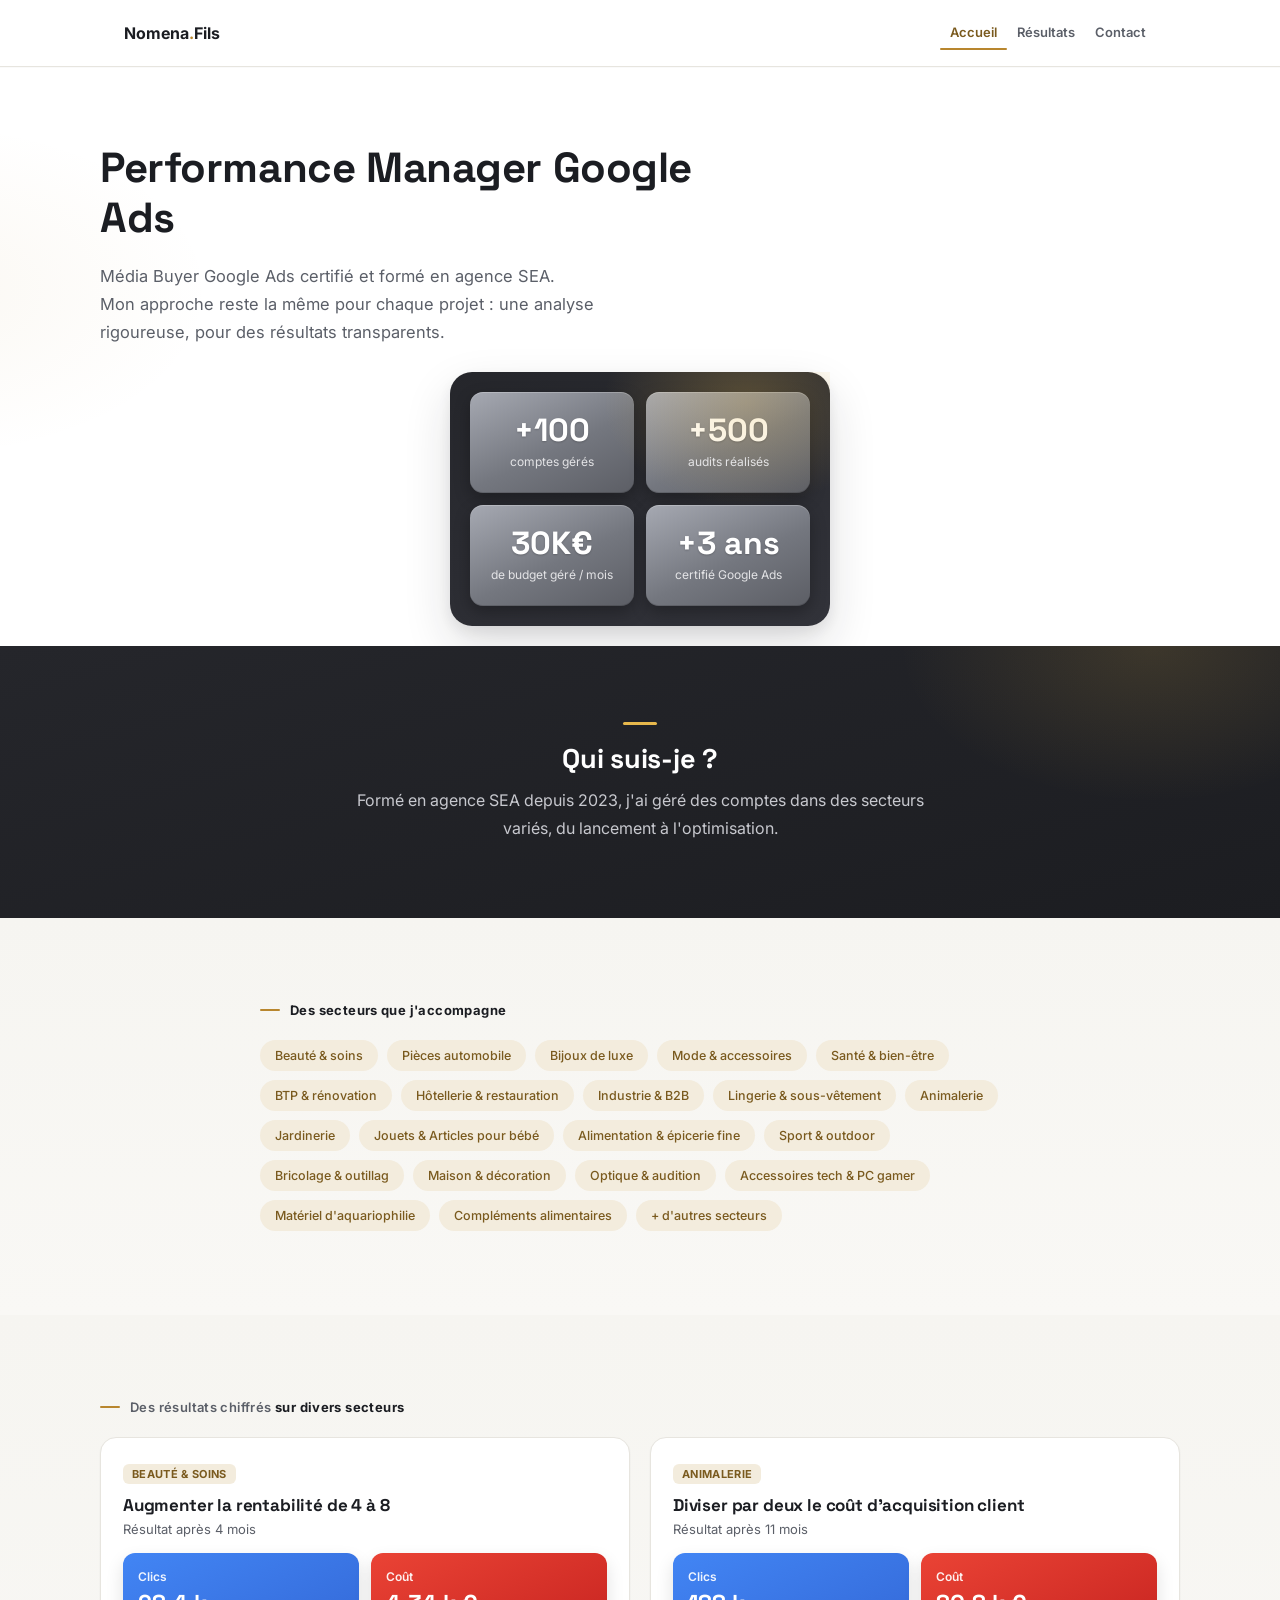
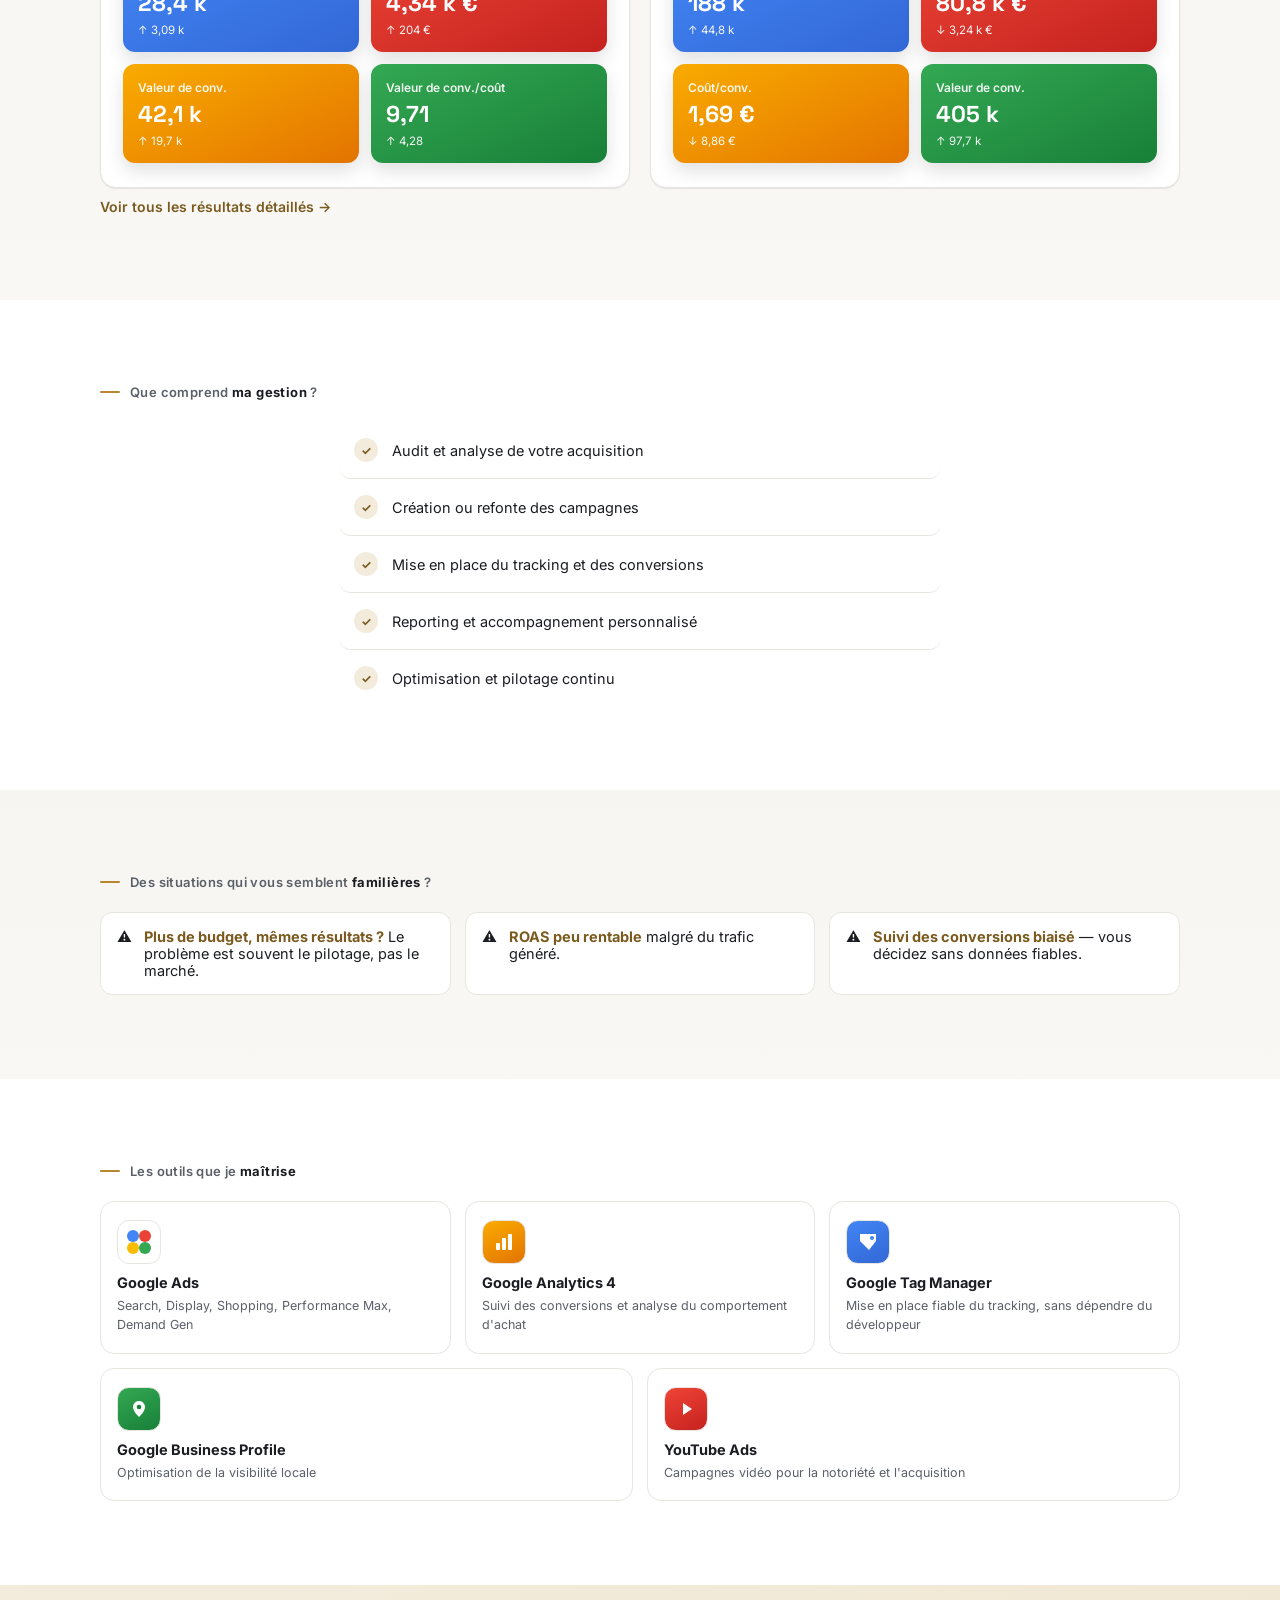
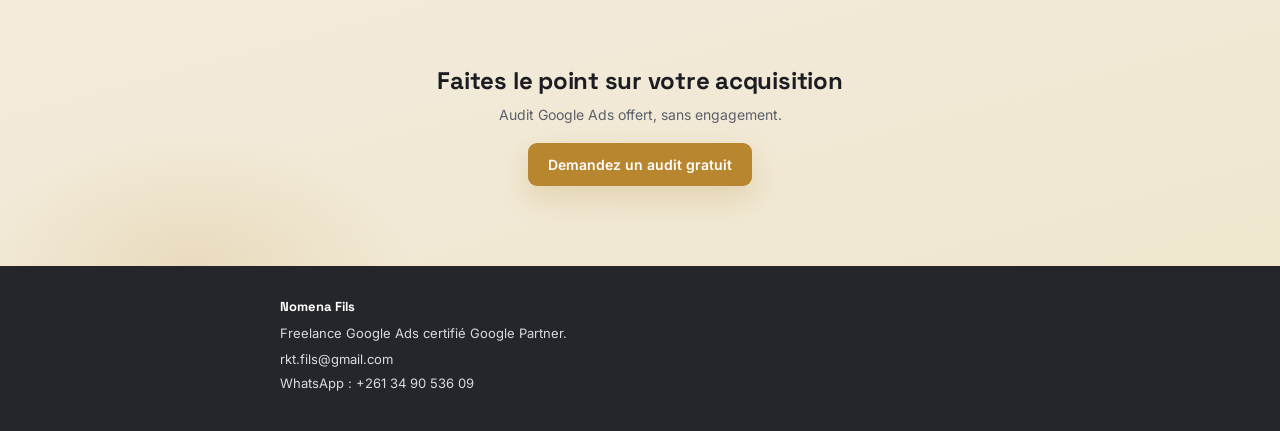
<file: index.html>
<!DOCTYPE html>
<html lang="fr">
<head>
<meta charset="UTF-8">
<meta name="viewport" content="width=device-width, initial-scale=1.0">
<title>Nomena Fils - Performance Manager Google Ads</title>
<meta name="description" content="Gestion de compte Google Ads pour e-commerçants : audit, optimisation du ROAS et pilotage continu des campagnes, par un freelance certifié Google Partner.">
<link rel="preconnect" href="https://fonts.googleapis.com">
<link href="https://fonts.googleapis.com/css2?family=Space+Grotesk:wght@500;600;700&family=Inter:wght@400;500;600&display=swap" rel="stylesheet">
<link rel="stylesheet" href="style.css">
</head>
<body>

<header>
  <div class="header-inner">
    <a class="logo" href="index.html">Nomena<span>.</span>Fils</a>
    <nav class="mainnav">
      <a href="index.html" class="current">Accueil</a>
      <a href="resultats.html">Résultats</a>
      <a href="contact.html">Contact</a>
    </nav>
  </div>
</header>

<section class="hero-face">
  <div class="wrap-wide">
    <div class="hero-grid">
      <div class="fade-up">
        <h1 class="hero">Performance Manager Google Ads</h1>
<p class="lede">Média Buyer Google Ads certifié et formé en agence SEA.<br>Mon approche reste la même pour chaque projet : une analyse rigoureuse, pour des résultats transparents.</p>

      <div class="hero-visual hero-stats-visual fade-up d2">
        <div class="hero-stat">
          <div class="hero-stat-num">+100</div>
          <div class="hero-stat-cap">comptes gérés</div>
        </div>
        <div class="hero-stat">
          <div class="hero-stat-num">+500</div>
          <div class="hero-stat-cap">audits réalisés</div>
        </div>
        <div class="hero-stat">
          <div class="hero-stat-num">30K€</div>
          <div class="hero-stat-cap">de budget géré / mois</div>
        </div>
        <div class="hero-stat">
          <div class="hero-stat-num">+3 ans</div>
          <div class="hero-stat-cap">certifié Google Ads</div>
        </div>
      </div>
    </div>
  </div>
</section>

<div class="stats-wrap">
  <div class="stats-head">
    <h2>Qui suis-je ?</h2>
    <p class="bio-text">Formé en agence SEA depuis 2023, j'ai géré des comptes dans des secteurs variés, du lancement à l'optimisation.</p>
  </div>
</div>

<section class="soft">
  <div class="wrap">
    <p class="section-title fade-up"><b>Des secteurs que j'accompagne</b></p>
    <div class="pill-wrap">
      <span class="pill">Beauté & soins</span>
      <span class="pill">Pièces automobile</span>
      <span class="pill">Bijoux de luxe</span>
      <span class="pill">Mode & accessoires</span>
      <span class="pill">Santé & bien-être</span>
      <span class="pill">BTP & rénovation</span>
      <span class="pill">Hôtellerie & restauration</span>
      <span class="pill">Industrie & B2B</span>
      <span class="pill">Lingerie & sous-vêtement</span>
      <span class="pill">Animalerie</span>
      <span class="pill">Jardinerie</span>
      <span class="pill">Jouets & Articles pour bébé</span>
      <span class="pill">Alimentation & épicerie fine</span>
      <span class="pill">Sport & outdoor</span>
      <span class="pill">Bricolage & outillag</span>
      <span class="pill">Maison & décoration</span>
      <span class="pill">Optique & audition</span>
      <span class="pill">Accessoires tech & PC gamer</span>
      <span class="pill">Matériel d'aquariophilie</span>
      <span class="pill">Compléments alimentaires</span>
      <span class="pill">+ d'autres secteurs</span>
    </div>
  </div>
</section>

<section class="soft">
  <div class="wrap-wide">
    <p class="section-title fade-up">Des résultats chiffrés <b>sur divers secteurs</b></p>

    <div class="results-grid">
      <div class="result-card">
        <span class="tag">Beauté & soins</span>
        <h3>Augmenter la rentabilité de 4 à 8</h3>
        <div class="defi">Résultat après 4 mois</div>
        <div class="metric-grid-v2">
          <div class="metric-box-v2 blue">
            <div class="mlabel">Clics</div>
            <div class="mnum">28,4 k</div>
            <div class="mevo">↑ 3,09 k</div>
          </div>
          <div class="metric-box-v2 red">
            <div class="mlabel">Coût</div>
            <div class="mnum">4,34 k €</div>
            <div class="mevo">↑ 204 €</div>
          </div>
          <div class="metric-box-v2 yellow">
            <div class="mlabel">Valeur de conv.</div>
            <div class="mnum">42,1 k</div>
            <div class="mevo">↑ 19,7 k</div>
          </div>
          <div class="metric-box-v2 green">
            <div class="mlabel">Valeur de conv./coût</div>
            <div class="mnum">9,71</div>
            <div class="mevo">↑ 4,28</div>
          </div>
        </div>
      </div>

      <div class="result-card">
        <span class="tag">Animalerie</span>
        <h3>Diviser par deux le coût d'acquisition client</h3>
        <div class="defi">Résultat après 11 mois</div>
        <div class="metric-grid-v2">
          <div class="metric-box-v2 blue">
            <div class="mlabel">Clics</div>
            <div class="mnum">188 k</div>
            <div class="mevo">↑ 44,8 k</div>
          </div>
          <div class="metric-box-v2 red">
            <div class="mlabel">Coût</div>
            <div class="mnum">80,8 k €</div>
            <div class="mevo">↓ 3,24 k €</div>
          </div>
          <div class="metric-box-v2 yellow">
            <div class="mlabel">Coût/conv.</div>
            <div class="mnum">1,69 €</div>
            <div class="mevo">↓ 8,86 €</div>
          </div>
          <div class="metric-box-v2 green">
            <div class="mlabel">Valeur de conv.</div>
            <div class="mnum">405 k</div>
            <div class="mevo">↑ 97,7 k</div>
          </div>
        </div>
      </div>
    </div>

    <a class="link-more" href="resultats.html">Voir tous les résultats détaillés →</a>
  </div>
</section>

<section>
  <div class="wrap-wide">
    <p class="section-title fade-up">Que comprend <b>ma gestion</b> ?</p>
    <div class="presta-list">
      <div class="presta-item"><span class="presta-check">✓</span> Audit et analyse de votre acquisition</div>
      <div class="presta-item"><span class="presta-check">✓</span> Création ou refonte des campagnes</div>
      <div class="presta-item"><span class="presta-check">✓</span> Mise en place du tracking et des conversions</div>
      <div class="presta-item"><span class="presta-check">✓</span> Reporting et accompagnement personnalisé</div>
      <div class="presta-item"><span class="presta-check">✓</span> Optimisation et pilotage continu</div>
    </div>
  </div>
</section>

<section class="soft">
  <div class="wrap-wide">
    <p class="section-title fade-up">Des situations qui vous semblent <b>familières</b> ?</p>
    <div class="pain-list">
      <div class="pain-item">⚠️ <span><b>Plus de budget, mêmes résultats ?</b> Le problème est souvent le pilotage, pas le marché.</span></div>
      <div class="pain-item">⚠️ <span><b>ROAS peu rentable</b> malgré du trafic généré.</span></div>
      <div class="pain-item">⚠️ <span><b>Suivi des conversions biaisé</b> — vous décidez sans données fiables.</span></div>
    </div>
  </div>
</section>

<section>
  <div class="wrap-wide">
    <p class="section-title fade-up">Les outils que je <b>maîtrise</b></p>
    <div class="tool-grid">
      <div class="tool-card">
        <div class="tool-icon">
          <svg width="30" height="30" viewBox="0 0 30 30"><circle cx="9" cy="9" r="6" fill="#4285F4"/><circle cx="21" cy="9" r="6" fill="#EA4335"/><circle cx="9" cy="21" r="6" fill="#FBBC05"/><circle cx="21" cy="21" r="6" fill="#34A853"/></svg>
        </div>
        <div class="tool-name">Google Ads</div>
        <div class="tool-desc">Search, Display, Shopping, Performance Max, Demand Gen</div>
      </div>
      <div class="tool-card">
        <div class="tool-icon" style="background:linear-gradient(155deg,#F9AB00,#E37400);">
          <svg width="20" height="20" viewBox="0 0 20 20"><rect x="2" y="11" width="4" height="7" rx="1" fill="#fff"/><rect x="8" y="6" width="4" height="12" rx="1" fill="#fff"/><rect x="14" y="2" width="4" height="16" rx="1" fill="#fff"/></svg>
        </div>
        <div class="tool-name">Google Analytics 4</div>
        <div class="tool-desc">Suivi des conversions et analyse du comportement d'achat</div>
      </div>
      <div class="tool-card">
        <div class="tool-icon" style="background:linear-gradient(155deg,#4285F4,#3367D6);">
          <svg width="20" height="20" viewBox="0 0 20 20"><path d="M2 2l16 0 0 7-7 9-9-9z" fill="#fff"/><circle cx="14" cy="6" r="2" fill="#4285F4"/></svg>
        </div>
        <div class="tool-name">Google Tag Manager</div>
        <div class="tool-desc">Mise en place fiable du tracking, sans dépendre du développeur</div>
      </div>
      <div class="tool-card">
        <div class="tool-icon" style="background:linear-gradient(155deg,#34A853,#188038);">
          <svg width="20" height="20" viewBox="0 0 20 20"><path d="M10 2c-3.3 0-6 2.7-6 6 0 4.5 6 10 6 10s6-5.5 6-10c0-3.3-2.7-6-6-6z" fill="#fff"/><circle cx="10" cy="8" r="2.3" fill="#188038"/></svg>
        </div>
        <div class="tool-name">Google Business Profile</div>
        <div class="tool-desc">Optimisation de la visibilité locale</div>
      </div>
      <div class="tool-card">
        <div class="tool-icon" style="background:linear-gradient(155deg,#F04437,#C5221F);">
          <svg width="20" height="20" viewBox="0 0 20 20"><polygon points="7,4 16,10 7,16" fill="#fff"/></svg>
        </div>
        <div class="tool-name">YouTube Ads</div>
        <div class="tool-desc">Campagnes vidéo pour la notoriété et l'acquisition</div>
      </div>
    </div>
  </div>
</section>

<div class="bottom-cta">
  <h2>Faites le point sur votre acquisition</h2>
  <p>Audit Google Ads offert, sans engagement.</p>
  <a class="btn btn-accent" href="audit.html">Demandez un audit gratuit</a>
</div>

<footer>
  <div class="foot-inner">
    <div class="foot-title">Nomena Fils</div>
    <p style="margin:0 0 4px;">Freelance Google Ads certifié Google Partner.</p>
    <div class="foot-contacts">
      <a href="mailto:rkt.fils@gmail.com">rkt.fils@gmail.com</a>
      <a href="#">WhatsApp : +261 34 90 536 09</a>
    </div>
  </div>
</footer>

</body>
</html>
</file>
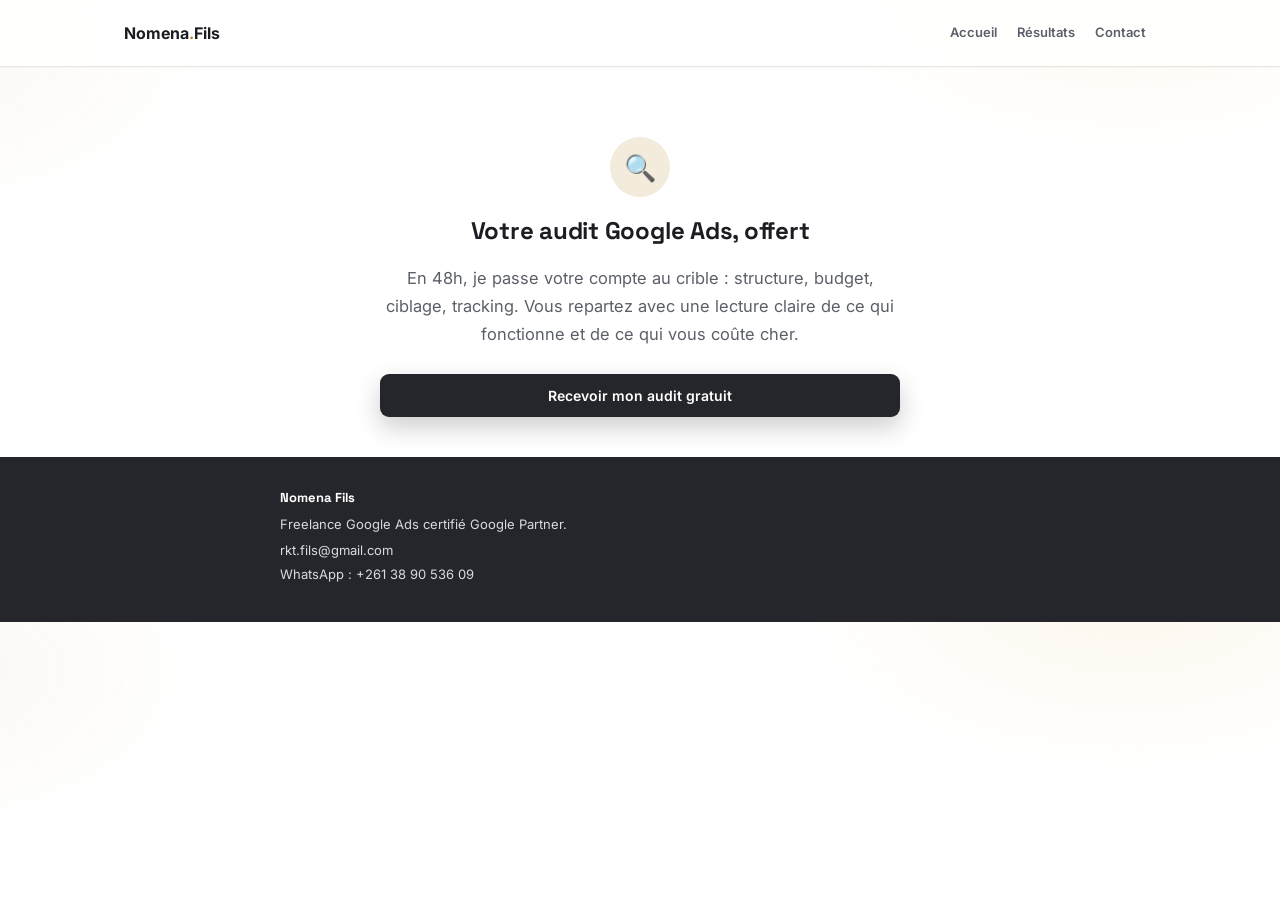
<file: audit.html>
<!DOCTYPE html>
<html lang="fr">
<head>
<meta charset="UTF-8">
<meta name="viewport" content="width=device-width, initial-scale=1.0">
<title>Audit Google Ads gratuit — Nomena Fils - Performance Manager Google Ads</title>
<meta name="description" content="Recevez un audit gratuit de votre compte Google Ads : structure, budget, ciblage et tracking passés au crible en 48h.">
<link rel="preconnect" href="https://fonts.googleapis.com">
<link href="https://fonts.googleapis.com/css2?family=Space+Grotesk:wght@500;600;700&family=Inter:wght@400;500;600&display=swap" rel="stylesheet">
<link rel="stylesheet" href="style.css">
</head>
<body>

<header>
  <div class="header-inner">
    <a class="logo" href="index.html">Nomena<span>.</span>Fils</a>
    <nav class="mainnav">
      <a href="index.html">Accueil</a>
      <a href="resultats.html">Résultats</a>
      <a href="contact.html">Contact</a>
    </nav>
  </div>
</header>

<div class="center-page">
  <div class="inner">
    <div class="icon-circle">🔍</div>
    <h1 class="hero" style="font-size:24px;">Votre audit Google Ads, offert</h1>
    <p class="lede">En 48h, je passe votre compte au crible : structure, budget, ciblage, tracking. Vous repartez avec une lecture claire de ce qui fonctionne et de ce qui vous coûte cher.</p>
    <a class="btn btn-primary btn-block" href="contact.html">Recevoir mon audit gratuit</a>
  </div>
</div>

<footer>
  <div class="foot-inner">
    <div class="foot-title">Nomena Fils</div>
    <p style="margin:0 0 4px;">Freelance Google Ads certifié Google Partner.</p>
    <div class="foot-contacts">
      <a href="mailto:rkt.fils@gmail.com">rkt.fils@gmail.com</a>
      <a href="#">WhatsApp : +261 38 90 536 09</a>
    </div>
  </div>
</footer>

</body>
</html>
</file>
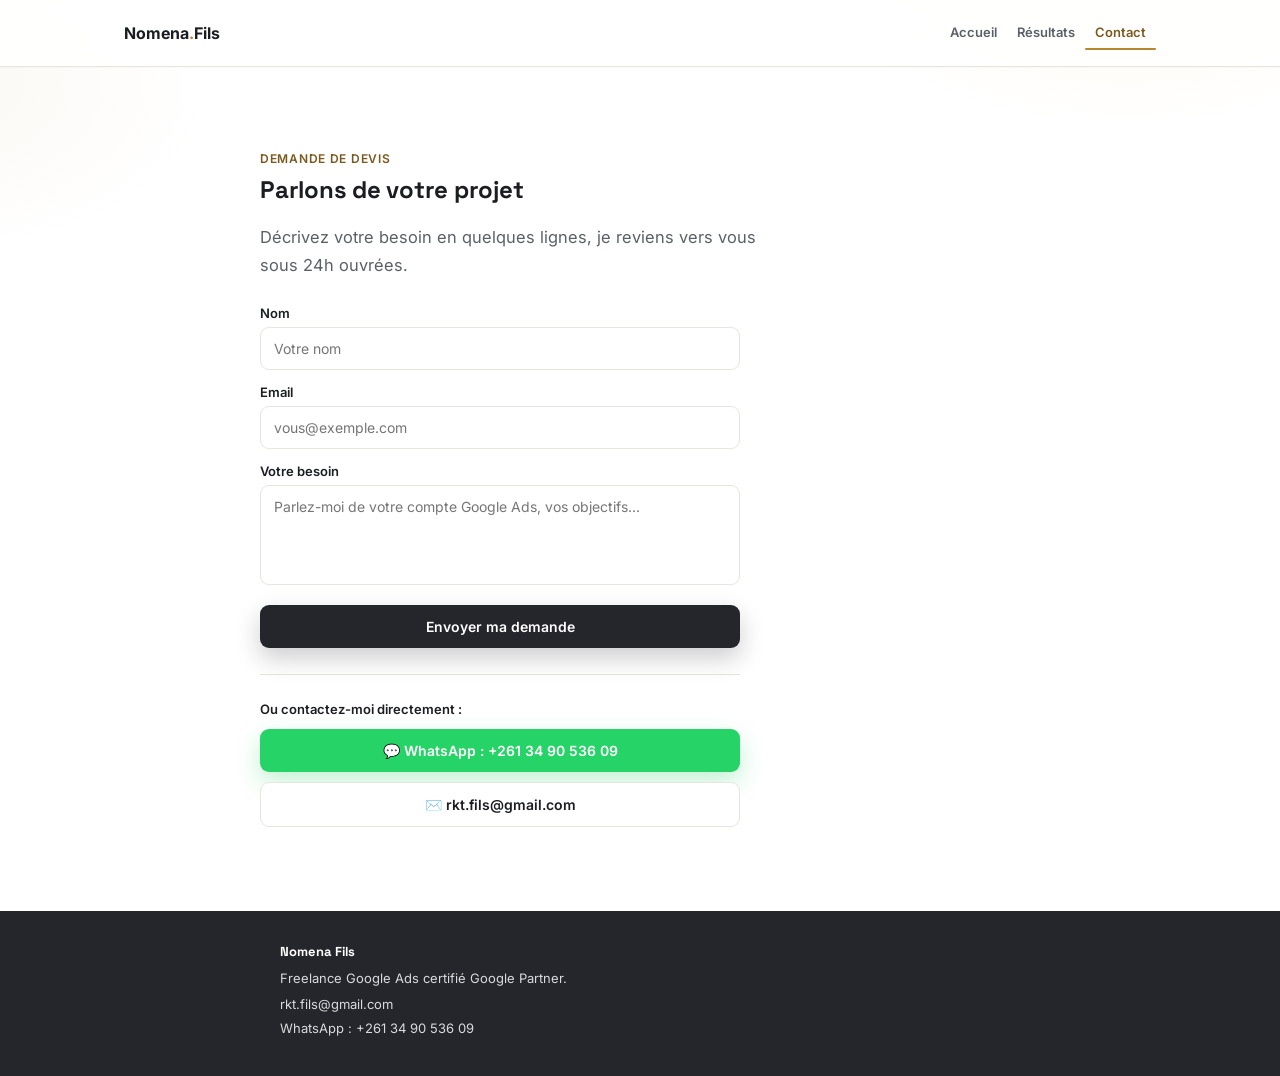
<file: contact.html>
<!DOCTYPE html>
<html lang="fr">
<head>
<meta charset="UTF-8">
<meta name="viewport" content="width=device-width, initial-scale=1.0">
<title>Contact — Nomena Fils - Performance Manager Google Ads</title>
<meta name="description" content="Contactez Nomena Fils pour un devis de gestion de compte Google Ads. Réponse sous 24h ouvrées.">
<link rel="preconnect" href="https://fonts.googleapis.com">
<link href="https://fonts.googleapis.com/css2?family=Space+Grotesk:wght@500;600;700&family=Inter:wght@400;500;600&display=swap" rel="stylesheet">
<link rel="stylesheet" href="style.css">
</head>
<body>

<header>
  <div class="header-inner">
    <a class="logo" href="index.html">Nomena<span>.</span>Fils</a>
    <nav class="mainnav">
      <a href="index.html">Accueil</a>
      <a href="resultats.html">Résultats</a>
      <a href="contact.html" class="current">Contact</a>
    </nav>
  </div>
</header>

<section>
  <div class="wrap">
    <div class="eyebrow">Demande de devis</div>
    <h1 class="hero" style="font-size:24px;">Parlons de votre projet</h1>
    <p class="lede">Décrivez votre besoin en quelques lignes, je reviens vers vous sous 24h ouvrées.</p>

    <form onsubmit="event.preventDefault(); window.location.href='merci.html';">
      <label>Nom</label>
      <input type="text" placeholder="Votre nom">
      <label>Email</label>
      <input type="email" placeholder="vous@exemple.com">
      <label>Votre besoin</label>
      <textarea placeholder="Parlez-moi de votre compte Google Ads, vos objectifs..."></textarea>
      <button class="btn btn-primary btn-block" type="submit" style="margin-top:6px;">Envoyer ma demande</button>
    </form>

    <div class="divider"></div>

    <p style="font-size:13px; font-weight:600; margin-bottom:12px;">Ou contactez-moi directement :</p>
    <div class="contact-direct">
      <a class="btn btn-wa btn-block" href="#">💬 WhatsApp : +261 34 90 536 09</a>
      <a class="btn btn-outline btn-block" href="mailto:rkt.fils@gmail.com">✉️ rkt.fils@gmail.com</a>
    </div>
  </div>
</section>

<footer>
  <div class="foot-inner">
    <div class="foot-title">Nomena Fils</div>
    <p style="margin:0 0 4px;">Freelance Google Ads certifié Google Partner.</p>
    <div class="foot-contacts">
      <a href="mailto:rkt.fils@gmail.com">rkt.fils@gmail.com</a>
      <a href="#">WhatsApp : +261 34 90 536 09</a>
    </div>
  </div>
</footer>

</body>
</html>
</file>
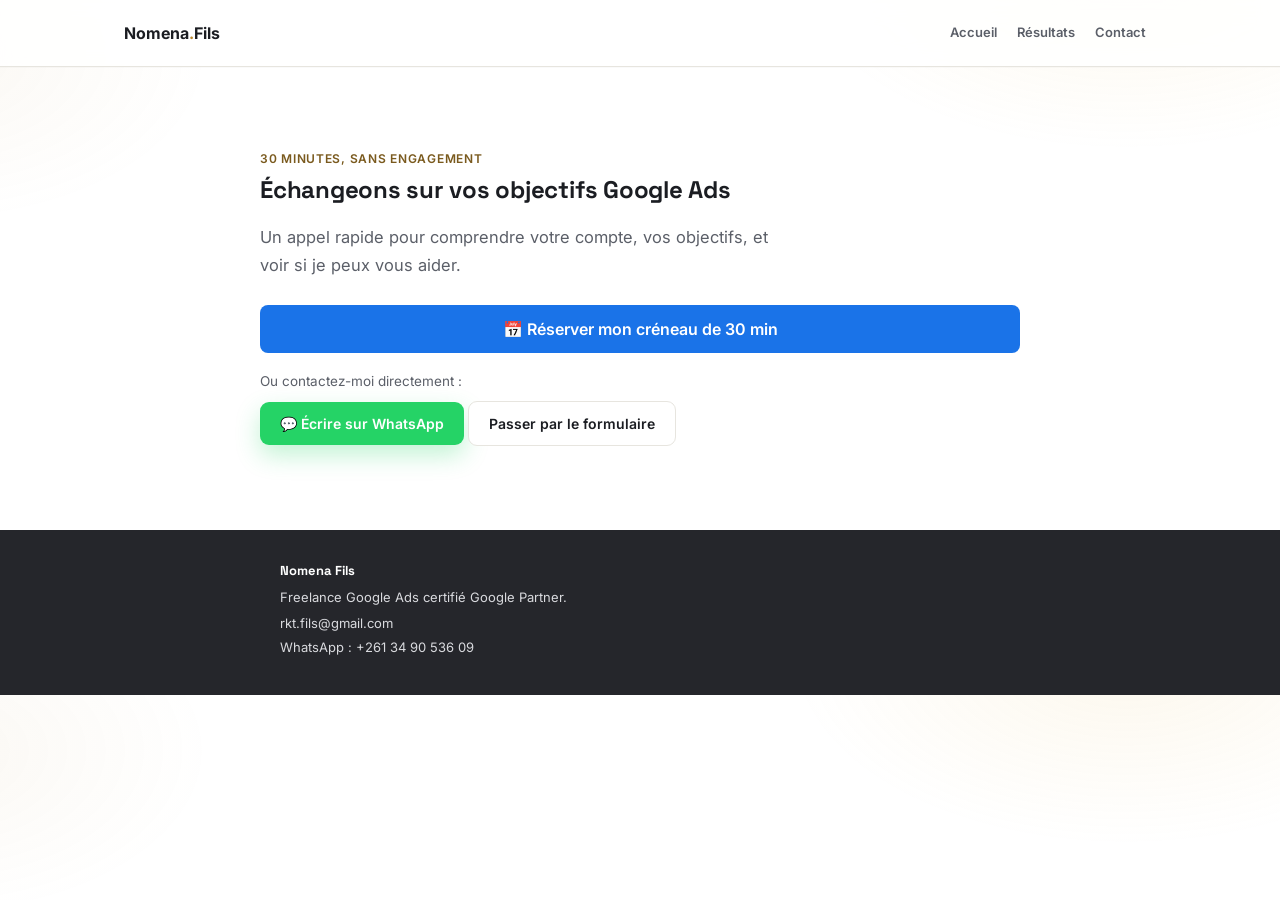
<file: rdv.html>
<!DOCTYPE html>
<html lang="fr">
<head>
<meta charset="UTF-8">
<meta name="viewport" content="width=device-width, initial-scale=1.0">
<title>Prendre rendez-vous — Nomena Fils - Performance Manager Google Ads</title>
<meta name="description" content="Réservez 30 minutes pour échanger sur vos objectifs Google Ads, sans engagement.">
<link rel="preconnect" href="https://fonts.googleapis.com">
<link href="https://fonts.googleapis.com/css2?family=Space+Grotesk:wght@500;600;700&family=Inter:wght@400;500;600&display=swap" rel="stylesheet">
<link rel="stylesheet" href="style.css">
</head>
<body>

<header>
  <div class="header-inner">
    <a class="logo" href="index.html">Nomena<span>.</span>Fils</a>
    <nav class="mainnav">
      <a href="index.html">Accueil</a>
      <a href="resultats.html">Résultats</a>
      <a href="contact.html">Contact</a>
    </nav>
  </div>
</header>

<section>
  <div class="wrap">
    <div class="eyebrow">30 minutes, sans engagement</div>
    <h1 class="hero" style="font-size:24px;">Échangeons sur vos objectifs Google Ads</h1>
    <p class="lede">Un appel rapide pour comprendre votre compte, vos objectifs, et voir si je peux vous aider.</p>

<a href="https://calendly.com/filsben28/appel-decouverte-google-ads" target="_blank" rel="noopener" style="display:block; text-align:center; padding:14px 20px; margin-bottom:20px; background:#1a73e8; color:#ffffff; font-weight:600; border-radius:8px; text-decoration:none;">📅 Réserver mon créneau de 30 min</a>

    <p style="font-size:13.5px; color:var(--ink-soft); margin-bottom:12px;">Ou contactez-moi directement :</p>
      <a class="btn btn-wa" href="contact.html">💬 Écrire sur WhatsApp</a>
      <a class="btn btn-outline" href="contact.html">Passer par le formulaire</a>
    </div>
  </div>
</section>

<footer>
  <div class="foot-inner">
    <div class="foot-title">Nomena Fils</div>
    <p style="margin:0 0 4px;">Freelance Google Ads certifié Google Partner.</p>
    <div class="foot-contacts">
      <a href="mailto:rkt.fils@gmail.com">rkt.fils@gmail.com</a>
      <a href="#">WhatsApp : +261 34 90 536 09</a>
    </div>
  </div>
</footer>

</body>
</html>
</file>
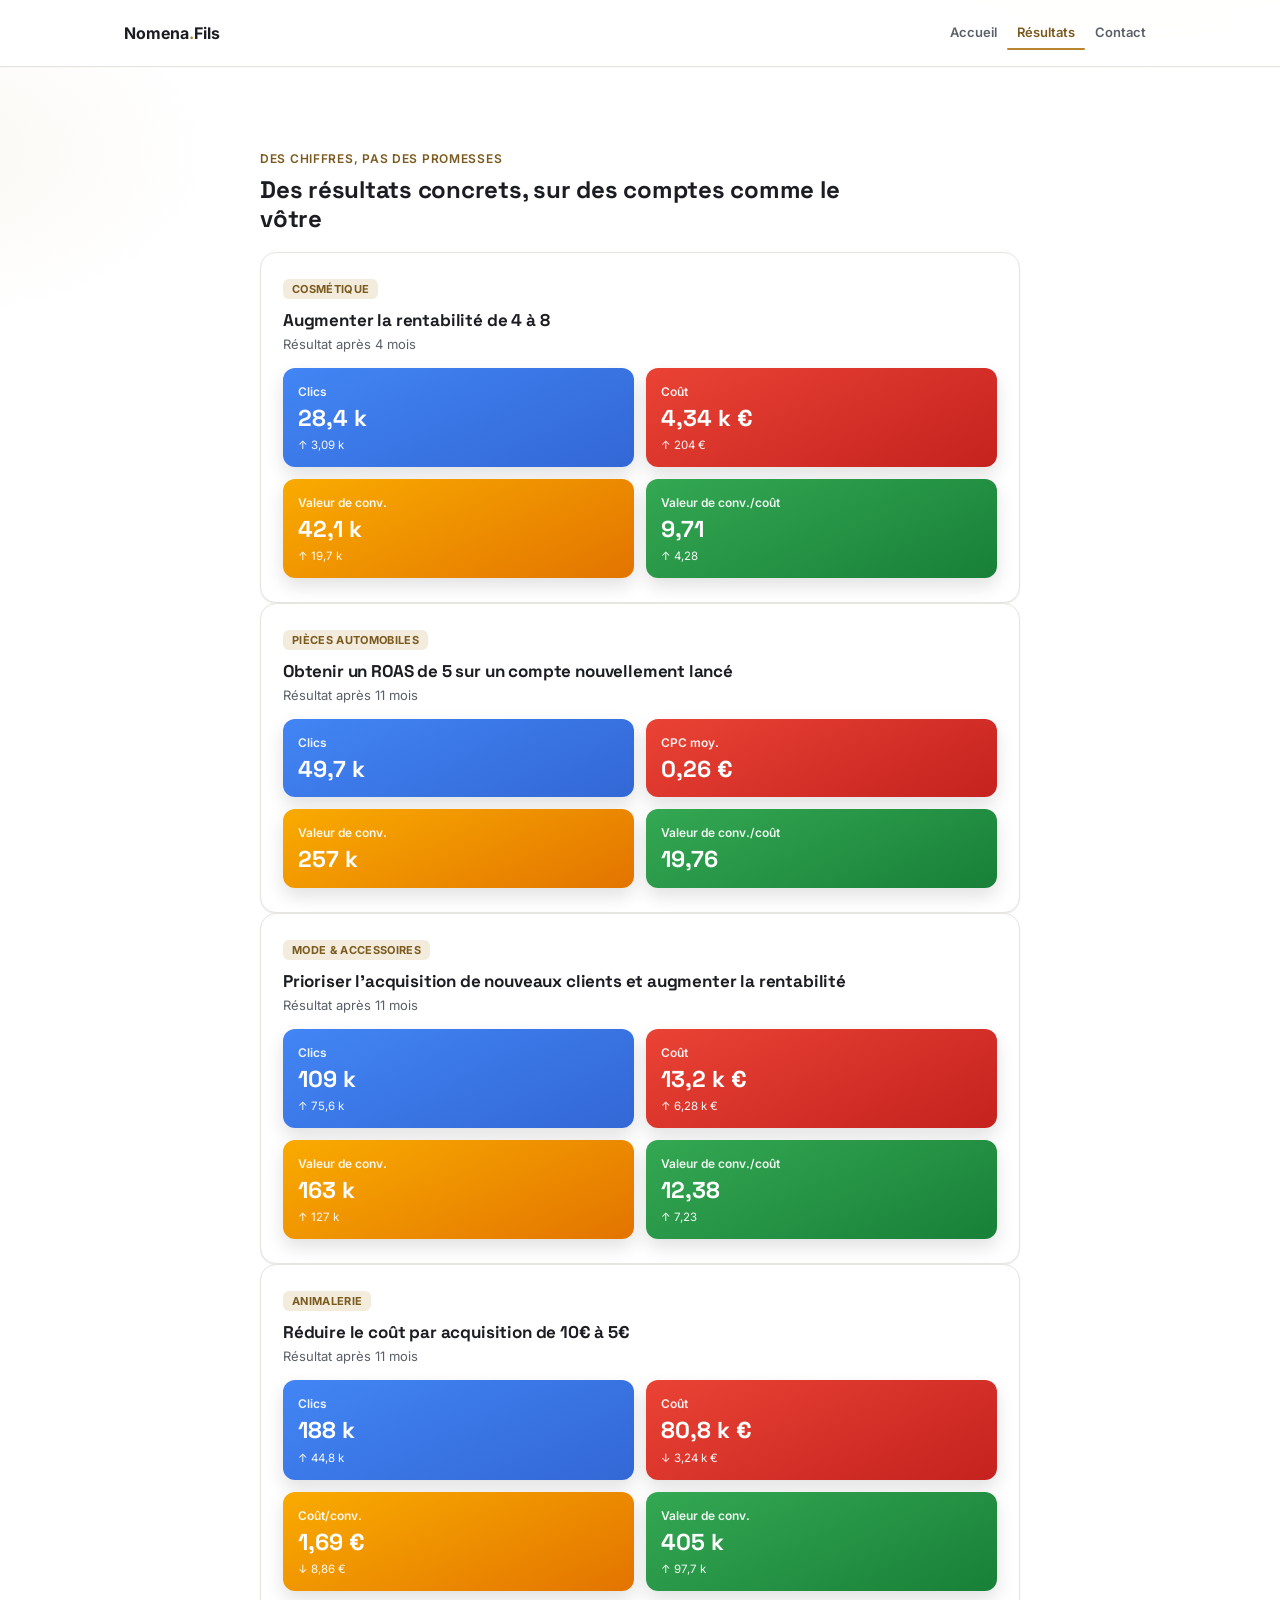
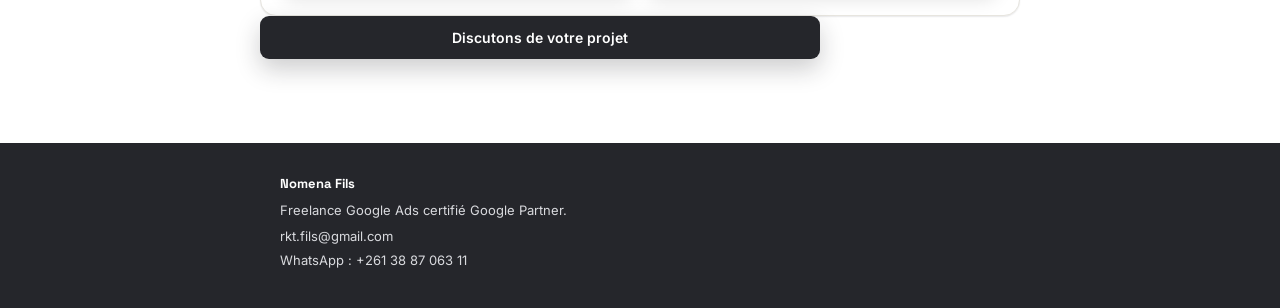
<file: resultats.html>
<!DOCTYPE html>
<html lang="fr">
<head>
<meta charset="UTF-8">
<meta name="viewport" content="width=device-width, initial-scale=1.0">
<title>Résultats — Nomena Fils - Performance Manager Google Ads</title>
<meta name="description" content="Des résultats concrets sur des comptes Google Ads e-commerce : cosmétique, pièces automobiles, mode et animalerie.">
<link rel="preconnect" href="https://fonts.googleapis.com">
<link href="https://fonts.googleapis.com/css2?family=Space+Grotesk:wght@500;600;700&family=Inter:wght@400;500;600&display=swap" rel="stylesheet">
<link rel="stylesheet" href="style.css">
</head>
<body>

<header>
  <div class="header-inner">
    <a class="logo" href="index.html">Nomena<span>.</span>Fils</a>
    <nav class="mainnav">
      <a href="index.html">Accueil</a>
      <a href="resultats.html" class="current">Résultats</a>
      <a href="contact.html">Contact</a>
    </nav>
  </div>
</header>

<section>
  <div class="wrap">
    <div class="eyebrow">Des chiffres, pas des promesses</div>
    <h1 class="hero" style="font-size:24px;">Des résultats concrets, sur des comptes comme le vôtre</h1>

    <div class="result-card">
      <span class="tag">Cosmétique</span>
      <h3>Augmenter la rentabilité de 4 à 8</h3>
      <div class="defi">Résultat après 4 mois</div>
      <div class="metric-grid-v2">
        <div class="metric-box-v2 blue">
          <div class="mlabel">Clics</div>
          <div class="mnum">28,4 k</div>
          <div class="mevo">↑ 3,09 k</div>
        </div>
        <div class="metric-box-v2 red">
          <div class="mlabel">Coût</div>
          <div class="mnum">4,34 k €</div>
          <div class="mevo">↑ 204 €</div>
        </div>
        <div class="metric-box-v2 yellow">
          <div class="mlabel">Valeur de conv.</div>
          <div class="mnum">42,1 k</div>
          <div class="mevo">↑ 19,7 k</div>
        </div>
        <div class="metric-box-v2 green">
          <div class="mlabel">Valeur de conv./coût</div>
          <div class="mnum">9,71</div>
          <div class="mevo">↑ 4,28</div>
        </div>
      </div>
    </div>

    <div class="result-card">
      <span class="tag">Pièces automobiles</span>
      <h3>Obtenir un ROAS de 5 sur un compte nouvellement lancé</h3>
      <div class="defi">Résultat après 11 mois</div>
      <div class="metric-grid-v2">
        <div class="metric-box-v2 blue">
          <div class="mlabel">Clics</div>
          <div class="mnum">49,7 k</div>
        </div>
        <div class="metric-box-v2 red">
          <div class="mlabel">CPC moy.</div>
          <div class="mnum">0,26 €</div>
        </div>
        <div class="metric-box-v2 yellow">
          <div class="mlabel">Valeur de conv.</div>
          <div class="mnum">257 k</div>
        </div>
        <div class="metric-box-v2 green">
          <div class="mlabel">Valeur de conv./coût</div>
          <div class="mnum">19,76</div>
        </div>
      </div>
    </div>

    <div class="result-card">
      <span class="tag">Mode & accessoires</span>
      <h3>Prioriser l'acquisition de nouveaux clients et augmenter la rentabilité</h3>
      <div class="defi">Résultat après 11 mois</div>
      <div class="metric-grid-v2">
        <div class="metric-box-v2 blue">
          <div class="mlabel">Clics</div>
          <div class="mnum">109 k</div>
          <div class="mevo">↑ 75,6 k</div>
        </div>
        <div class="metric-box-v2 red">
          <div class="mlabel">Coût</div>
          <div class="mnum">13,2 k €</div>
          <div class="mevo">↑ 6,28 k €</div>
        </div>
        <div class="metric-box-v2 yellow">
          <div class="mlabel">Valeur de conv.</div>
          <div class="mnum">163 k</div>
          <div class="mevo">↑ 127 k</div>
        </div>
        <div class="metric-box-v2 green">
          <div class="mlabel">Valeur de conv./coût</div>
          <div class="mnum">12,38</div>
          <div class="mevo">↑ 7,23</div>
        </div>
      </div>
    </div>

    <div class="result-card">
      <span class="tag">Animalerie</span>
      <h3>Réduire le coût par acquisition de 10€ à 5€</h3>
      <div class="defi">Résultat après 11 mois</div>
      <div class="metric-grid-v2">
        <div class="metric-box-v2 blue">
          <div class="mlabel">Clics</div>
          <div class="mnum">188 k</div>
          <div class="mevo">↑ 44,8 k</div>
        </div>
        <div class="metric-box-v2 red">
          <div class="mlabel">Coût</div>
          <div class="mnum">80,8 k €</div>
          <div class="mevo">↓ 3,24 k €</div>
        </div>
        <div class="metric-box-v2 yellow">
          <div class="mlabel">Coût/conv.</div>
          <div class="mnum">1,69 €</div>
          <div class="mevo">↓ 8,86 €</div>
        </div>
        <div class="metric-box-v2 green">
          <div class="mlabel">Valeur de conv.</div>
          <div class="mnum">405 k</div>
          <div class="mevo">↑ 97,7 k</div>
        </div>
      </div>
    </div>

    <a class="btn btn-primary btn-block" href="contact.html" style="max-width:560px;">Discutons de votre projet</a>
  </div>
</section>

<footer>
  <div class="foot-inner">
    <div class="foot-title">Nomena Fils</div>
    <p style="margin:0 0 4px;">Freelance Google Ads certifié Google Partner.</p>
    <div class="foot-contacts">
      <a href="mailto:rkt.fils@gmail.com">rkt.fils@gmail.com</a>
      <a href="#">WhatsApp : +261 38 87 063 11</a>
    </div>
  </div>
</footer>

</body>
</html>
</file>
<file: style.css>
:root{
  --bg:#FFFFFF;
  --bg-soft:#F6F5F1;
  --ink:#1B1D22;
  --ink-soft:#5B5F68;
  --line:#E7E5DF;
  --accent:#B8862E;
  --accent-ink:#7A5A1E;
  --dark:#25262B;
  --dark-soft:#32333A;
  --dark-accent:#E7B84C;
  --cream:#F3ECDD;
  --shadow-sm:0 1px 2px rgba(27,29,34,0.05), 0 1px 1px rgba(27,29,34,0.04);
  --shadow-md:0 8px 24px rgba(27,29,34,0.08), 0 2px 6px rgba(27,29,34,0.05);
  --shadow-lg:0 20px 48px rgba(27,29,34,0.14), 0 6px 16px rgba(27,29,34,0.08);
  --shadow-gold:0 12px 28px rgba(184,134,46,0.22);
}
*{box-sizing:border-box;}
html{ scroll-behavior:smooth; }
body{
  margin:0;
  font-family:'Inter',system-ui,sans-serif;
  color:var(--ink);
  background:
    radial-gradient(560px 320px at 88% -6%, rgba(231,184,76,0.10), transparent 60%),
    radial-gradient(480px 280px at -6% 8%, rgba(184,134,46,0.06), transparent 60%),
    var(--bg);
}
h1,h2,h3{font-family:'Space Grotesk',sans-serif; margin:0; letter-spacing:-0.01em;}
a{ color:inherit; }
.wrap{ max-width:720px; margin:0 auto; }
.wrap-wide{ max-width:900px; margin:0 auto; }
@keyframes fadeUp{ from{ opacity:0; transform:translateY(14px); } to{ opacity:1; transform:translateY(0); } }
.fade-up{ animation:fadeUp .7s cubic-bezier(.2,.7,.2,1) both; }
.fade-up.d1{ animation-delay:.08s; }
.fade-up.d2{ animation-delay:.16s; }
.fade-up.d3{ animation-delay:.24s; }

/* Header / nav */
header{
  position:sticky; top:0; z-index:10;
  background:rgba(255,255,255,0.86);
  backdrop-filter:blur(10px) saturate(160%);
  border-bottom:1px solid var(--line);
  box-shadow:0 1px 0 rgba(27,29,34,0.02);
}
.header-inner{
  max-width:720px; margin:0 auto;
  padding:16px 18px;
  display:flex; align-items:center; justify-content:space-between;
}
.logo{ font-size:16px; font-weight:700; text-decoration:none; color:var(--ink); }
.logo span{ color:var(--accent); }
nav.mainnav{ display:flex; align-items:center; flex-wrap:wrap; }
nav.mainnav a{
  font-size:13px; font-weight:600; text-decoration:none;
  color:var(--ink-soft);
  position:relative; padding:6px 10px 8px;
  transition:color .18s ease;
}
nav.mainnav a.nav-cta{ padding:9px 16px; margin-left:6px; }
nav.mainnav a:not(.nav-cta)::after{
  content:""; position:absolute; left:0; right:100%; bottom:-2px; height:2px;
  background:var(--accent); border-radius:2px; transition:right .22s ease;
}
nav.mainnav a.current::after, nav.mainnav a:not(.nav-cta):hover::after{ right:0; }
nav.mainnav a.current, nav.mainnav a:hover{ color:var(--accent-ink); }
.nav-cta{
  font-size:13px; font-weight:600; text-decoration:none;
  background:var(--accent); color:#fff !important;
  padding:9px 16px; border-radius:8px;
  box-shadow:var(--shadow-gold);
  transition:transform .18s ease, box-shadow .18s ease, background .18s ease;
}
.nav-cta:hover{ background:var(--accent-ink); transform:translateY(-1px); box-shadow:0 14px 30px rgba(184,134,46,0.3); }

.btn{
  display:inline-block;
  font-family:'Inter',sans-serif;
  font-weight:600;
  font-size:14px;
  text-decoration:none;
  border-radius:9px;
  padding:13px 20px;
  cursor:pointer;
  border:none;
  text-align:center;
  transition:transform .18s cubic-bezier(.2,.7,.3,1), box-shadow .18s ease, background .18s ease, filter .18s ease;
}
.btn-primary{ background:var(--dark); color:#fff !important; box-shadow:0 10px 24px rgba(27,29,34,0.22); }
.btn-primary:hover{ background:#000; transform:translateY(-2px); box-shadow:0 16px 32px rgba(27,29,34,0.28); }
.btn-accent{ background:var(--accent); color:#fff !important; box-shadow:var(--shadow-gold); }
.btn-accent:hover{ background:var(--accent-ink); transform:translateY(-2px); box-shadow:0 16px 34px rgba(184,134,46,0.32); }
.btn-outline{ background:#fff; color:var(--ink) !important; border:1.5px solid var(--line); }
.btn-outline:hover{ border-color:var(--accent); color:var(--accent-ink) !important; transform:translateY(-2px); box-shadow:var(--shadow-md); }
.btn-wa{ background:#25D366; color:#fff !important; box-shadow:0 10px 24px rgba(37,211,102,0.28); }
.btn-wa:hover{ transform:translateY(-2px); box-shadow:0 16px 32px rgba(37,211,102,0.34); }
.btn-block{ display:block; width:100%; }
.btn:active{ transform:translateY(0); }

section{ padding:60px 18px; }
.soft{ background:linear-gradient(180deg, var(--bg-soft), #F9F8F5); }

.eyebrow{
  font-size:12px; font-weight:600; letter-spacing:.06em;
  text-transform:uppercase; color:var(--accent-ink); margin-bottom:10px;
}
.hero-face{ padding-top:56px; padding-bottom:8px; position:relative; overflow:hidden; }
.hero-grid{ display:flex; align-items:center; gap:28px; }
.hero-grid > div:first-child{ flex:1 1 55%; min-width:0; }
.hero-grid > .hero-visual{ flex:1 1 40%; }
@media (max-width:820px){ .hero-grid{ flex-direction:column; } .hero-grid > div:first-child, .hero-grid > .hero-visual{ flex:1 1 auto; width:100%; } }
.name-label{ font-size:14px; font-weight:600; color:var(--accent-ink); margin:0 0 10px; display:flex; align-items:center; gap:8px; }
.name-label::before{ content:""; width:7px; height:7px; border-radius:50%; background:var(--accent); box-shadow:0 0 0 4px rgba(184,134,46,0.15); }
h1.hero{ font-size:34px; line-height:1.25; margin-bottom:18px; max-width:600px; }
p.lede{ font-size:15.5px; color:var(--ink-soft); line-height:1.7; margin:0 0 26px; max-width:520px; }
.cta-row{ display:flex; gap:12px; flex-wrap:wrap; margin-bottom:30px; }

.hero-photo-placeholder{
  width:100%; max-width:260px; aspect-ratio:1/1; border-radius:16px;
  background:var(--bg-soft); border:1.5px dashed var(--line);
  display:flex; align-items:center; justify-content:center;
  color:var(--ink-soft); font-size:13px; text-align:center; padding:16px;
  margin-bottom:28px;
}
.partner-badge{
  display:flex; align-items:center; gap:14px;
  background:#fff; border:1px solid var(--line); border-radius:14px;
  padding:14px 16px; box-shadow:var(--shadow-md); width:fit-content;
  transition:transform .2s ease, box-shadow .2s ease;
}
.partner-badge:hover{ transform:translateY(-2px); box-shadow:var(--shadow-lg); }
.partner-badge-text{ font-size:13px; color:var(--ink-soft); line-height:1.5; }
.partner-badge-text b{ color:var(--ink); font-size:14px; }

/* Decorative hero visual — abstract performance graphic (no photo available) */
.hero-visual{
  position:relative; border-radius:22px;
  background:linear-gradient(160deg,var(--dark) 0%, var(--dark-soft) 100%);
  box-shadow:var(--shadow-lg);
  aspect-ratio:1/1; max-width:340px; margin:0 auto;
  overflow:hidden;
}
.hero-visual::before{
  content:""; position:absolute; inset:0;
  background:radial-gradient(220px 160px at 78% 12%, rgba(231,184,76,0.25), transparent 65%);
}
.hero-visual svg{ position:relative; width:100%; height:100%; display:block; }
@media (max-width:820px){ .hero-visual{ max-width:100%; aspect-ratio:16/10; margin-top:8px; } }

/* Hero stats visual — replaces the decorative chart with real numbers */
.hero-stats-visual{ display:flex; flex-wrap:wrap; gap:12px; padding:20px; align-content:center; }
.hero-stat{
  flex:1 1 calc(50% - 6px);
  display:flex; flex-direction:column; align-items:center; justify-content:center; text-align:center;
  padding:22px 12px;
  border-radius:13px;
  background:linear-gradient(155deg, #A6A9B2 0%, #74777F 55%, #5C5E65 100%);
  box-shadow:0 6px 16px rgba(0,0,0,0.28), inset 0 1px 0 rgba(255,255,255,0.22), inset 0 -1px 0 rgba(0,0,0,0.15);
  transition:transform .2s ease, box-shadow .2s ease;
}
.hero-stat:hover{ transform:translateY(-2px); box-shadow:0 10px 22px rgba(0,0,0,0.32), inset 0 1px 0 rgba(255,255,255,0.25); }
.hero-stat-num{ font-family:'Space Grotesk',sans-serif; font-weight:700; font-size:32px; color:#fff; line-height:1; text-shadow:0 1px 2px rgba(0,0,0,0.2); }
.hero-stat-cap{ font-size:12px; color:#EDEDEF; margin-top:8px; line-height:1.4; opacity:.92; }
@media (max-width:820px){ .hero-stat-num{ font-size:29px; } }
@media (max-width:600px){ .hero-stat{ padding:18px 8px; } .hero-stat-num{ font-size:26px; } .hero-stat-cap{ font-size:11px; } }

/* Le bloc "chiffres clés" est une grille de texte, pas une image : on annule le
   ratio forcé hérité de .hero-visual (qui coupait le contenu) et on laisse la
   hauteur s'adapter au contenu, sur mobile comme sur desktop. */
.hero-stats-visual{ aspect-ratio:auto; overflow:visible; }

.bio-text{ font-size:16px !important; line-height:1.75 !important; }

.section-title{
  font-size:13px; font-weight:600; letter-spacing:.03em;
  color:var(--ink-soft); margin:0 0 22px;
  position:relative; padding-left:30px;
}
.section-title::before{ content:""; position:absolute; left:0; top:7px; width:20px; height:2px; background:var(--accent); border-radius:2px; }
.section-title b{ color:var(--ink); font-weight:700; }

.presta-list{ display:flex; flex-direction:column; gap:0; margin-top:6px; max-width:600px; }
.presta-item{
  display:flex; align-items:center; gap:14px;
  font-size:14.5px; color:var(--ink);
  padding:16px 14px; border-bottom:1px solid var(--line);
  border-radius:10px;
  transition:background .18s ease, transform .18s ease, padding-left .18s ease;
}
.presta-item:hover{ background:#fff; box-shadow:var(--shadow-sm); transform:translateX(2px); }
.presta-item:last-child{ border-bottom:none; }
.presta-check{
  width:24px; height:24px; flex:0 0 24px; border-radius:50%;
  background:var(--cream); color:var(--accent-ink);
  display:flex; align-items:center; justify-content:center;
  font-size:12px; font-weight:700;
  transition:background .18s ease, color .18s ease, transform .18s ease;
}
.presta-item:hover .presta-check{ background:var(--accent); color:#fff; transform:scale(1.08); }

.result-teaser{ display:flex; flex-direction:column; gap:12px; margin-top:16px; max-width:560px; }
.result-mini{ background:#fff; border:1px solid var(--line); border-radius:12px; padding:15px 16px; transition:transform .2s ease, box-shadow .2s ease, border-color .2s ease; }
.result-mini:hover{ transform:translateY(-3px); box-shadow:var(--shadow-md); border-color:transparent; }
.result-mini .tag{
  display:inline-block; font-size:11px; font-weight:700; text-transform:uppercase;
  letter-spacing:.03em; color:var(--accent-ink); background:var(--cream);
  padding:3px 9px; border-radius:6px; margin-bottom:8px;
}
.result-mini .headline{ font-size:14px; font-weight:600; margin-bottom:3px; }
.result-mini .metric{ font-size:13px; color:var(--ink-soft); }
.result-mini .metric b{ color:var(--ink); }
.link-more{
  font-size:14px; font-weight:600; color:var(--accent-ink);
  text-decoration:none; display:inline-flex; align-items:center; gap:5px; margin-top:10px;
  transition:gap .18s ease;
}
.link-more:hover{ gap:9px; }

.results-grid{ display:flex; flex-direction:column; gap:20px; }
.result-card{
  background:#fff; border:1px solid var(--line); border-radius:16px;
  padding:24px 22px; margin-bottom:0; max-width:600px;
  box-shadow:var(--shadow-sm);
  transition:transform .2s ease, box-shadow .2s ease;
}
.result-card:hover{ transform:translateY(-3px); box-shadow:var(--shadow-lg); }
.result-card .tag{
  display:inline-block; font-size:11px; font-weight:700; text-transform:uppercase;
  letter-spacing:.03em; color:var(--accent-ink); background:var(--cream);
  padding:3px 9px; border-radius:6px; margin-bottom:10px;
}
.result-card h3{ font-size:17px; margin-bottom:5px; }
.result-card .defi{ font-size:13px; color:var(--ink-soft); margin-bottom:16px; }

.metric-grid-v2{ display:flex; flex-wrap:wrap; gap:12px; }
.metric-box-v2{ flex:1 1 calc(50% - 6px); min-width:130px; border-radius:12px; padding:16px 15px 15px; color:#fff; box-shadow:0 8px 18px rgba(0,0,0,0.12); transition:transform .2s ease, box-shadow .2s ease; }
.metric-box-v2:hover{ transform:translateY(-2px) scale(1.015); box-shadow:0 12px 26px rgba(0,0,0,0.18); }
.metric-box-v2 .mlabel{ font-size:12px; font-weight:600; opacity:.92; margin-bottom:7px; }
.metric-box-v2 .mnum{ font-family:'Space Grotesk',sans-serif; font-weight:700; font-size:23px; line-height:1.1; }
.metric-box-v2 .mevo{ font-size:11.5px; margin-top:7px; opacity:.95; }
.metric-box-v2.blue{ background:linear-gradient(155deg,#4285F4,#3367D6); }
.metric-box-v2.red{ background:linear-gradient(155deg,#EA4335,#C5221F); }
.metric-box-v2.yellow{ background:linear-gradient(155deg,#F9AB00,#E37400); }
.metric-box-v2.green{ background:linear-gradient(155deg,#34A853,#188038); }

.pain-list{ display:flex; flex-direction:column; gap:10px; margin-top:16px; max-width:560px; }
.pain-item{
  display:flex; gap:12px; align-items:flex-start; font-size:14.5px; color:var(--ink);
  background:#fff; border:1px solid var(--line); border-radius:12px; padding:15px 16px;
  transition:transform .2s ease, box-shadow .2s ease, border-color .2s ease;
}
.pain-item:hover{ transform:translateY(-2px); box-shadow:var(--shadow-md); border-color:transparent; }
.pain-item b{ color:var(--accent-ink); }

.stats-wrap{ background:linear-gradient(165deg, var(--dark) 0%, #1c1d21 100%); padding:56px 18px; position:relative; overflow:hidden; }
.stats-wrap::before{ content:""; position:absolute; inset:0; background:radial-gradient(420px 260px at 90% 0%, rgba(231,184,76,0.14), transparent 60%); pointer-events:none; }
.stats-head{ max-width:640px; margin:0 auto; color:#fff; margin-bottom:0; position:relative; text-align:center; }
.stats-head::before{ content:""; display:block; width:34px; height:3px; background:var(--dark-accent); border-radius:2px; margin:0 auto 16px; }
.stats-head h2{ font-size:23px; color:#fff; }
.stats-head p{ color:#C7C8CE; font-size:16px; line-height:1.7; margin:10px auto 0; max-width:580px; }
.stats-grid{ max-width:720px; margin:0 auto; display:flex; gap:14px; position:relative; }
.stat-card{ flex:1 1 0; background:var(--dark-soft); border:1px solid rgba(255,255,255,0.06); border-radius:14px; padding:20px 17px 18px; transition:transform .2s ease, background .2s ease, box-shadow .2s ease; }
.stat-card:hover{ transform:translateY(-3px); background:#3a3b43; box-shadow:0 14px 30px rgba(0,0,0,0.3); }
.stat-bar{ width:26px; height:3px; background:var(--dark-accent); border-radius:2px; margin-bottom:12px; }
.stat-num{ font-family:'Space Grotesk',sans-serif; font-weight:700; font-size:32px; color:#fff; line-height:1; }
.stat-cap{ font-size:12.5px; color:#AFB1B8; margin-top:7px; }
@media (max-width:560px){ .stats-grid{ flex-direction:column; } }

.pill-wrap{ display:flex; flex-wrap:wrap; gap:9px; margin-top:16px; max-width:640px; }
.pill{ font-size:12.5px; font-weight:500; background:var(--cream); color:var(--accent-ink); padding:8px 15px; border-radius:999px; transition:transform .18s ease, background .18s ease, color .18s ease; }
.pill:hover{ background:var(--accent); color:#fff; transform:translateY(-2px); }

.bottom-cta{ background:linear-gradient(165deg,var(--cream),#EFE6CE); text-align:center; padding:64px 20px; position:relative; overflow:hidden; }
.bottom-cta::before{ content:""; position:absolute; inset:0; background:radial-gradient(360px 220px at 15% 100%, rgba(184,134,46,0.14), transparent 60%); pointer-events:none; }
.bottom-cta h2{ font-size:24px; margin-bottom:10px; position:relative; }
.bottom-cta p{ font-size:14px; color:var(--ink-soft); margin:0 0 20px; position:relative; }
.bottom-cta .btn{ position:relative; }

footer{ background:var(--dark); color:#D9DADE; padding:32px 18px 40px; font-size:13px; }
footer .foot-inner{ max-width:720px; margin:0 auto; }
footer .foot-title{ color:#fff; font-weight:700; margin-bottom:10px; font-family:'Space Grotesk',sans-serif; }
footer a{ color:#D9DADE; text-decoration:none; }
.foot-contacts{ display:flex; flex-direction:column; gap:8px; margin-top:10px; }

.center-page{ padding:70px 18px 40px; text-align:center; }
.center-page .inner{ max-width:520px; margin:0 auto; }
.icon-circle{
  width:60px; height:60px; border-radius:50%; background:var(--cream); color:var(--accent-ink);
  display:flex; align-items:center; justify-content:center; font-size:26px; margin:0 auto 20px;
}
.placeholder-box{
  border:1.5px dashed var(--line); border-radius:12px; padding:24px 18px;
  background:var(--bg-soft); font-size:13.5px; color:var(--ink-soft); margin:20px 0; text-align:left;
}
.placeholder-box b{ color:var(--ink); }

form{ display:flex; flex-direction:column; gap:14px; margin-top:18px; max-width:480px; }
label{ font-size:13px; font-weight:600; color:var(--ink); margin-bottom:-8px; }
input, textarea{
  font-family:'Inter',sans-serif; font-size:14px; padding:12px 13px; border-radius:9px;
  border:1.5px solid var(--line); background:#fff; color:var(--ink); resize:none;
}
textarea{ min-height:100px; }
.divider{ height:1px; background:var(--line); margin:26px 0; max-width:480px; }
.contact-direct{ display:flex; flex-direction:column; gap:10px; max-width:480px; }

/* Tools grid */
.tool-grid{ display:flex; flex-wrap:wrap; gap:14px; margin-top:16px; }
.tool-card{
  flex:1 1 calc(50% - 7px); min-width:220px;
  background:#fff; border:1px solid var(--line); border-radius:14px;
  padding:18px 16px; display:flex; flex-direction:column; gap:10px;
  transition:transform .2s ease, box-shadow .2s ease, border-color .2s ease;
}
.tool-card:hover{ transform:translateY(-3px); box-shadow:var(--shadow-md); border-color:transparent; }
.tool-icon{
  width:44px; height:44px; border-radius:12px; flex:0 0 44px;
  background:#fff; border:1px solid var(--line);
  display:flex; align-items:center; justify-content:center;
}
.tool-name{ font-size:14.5px; font-weight:700; color:var(--ink); }
.tool-desc{ font-size:12.5px; color:var(--ink-soft); line-height:1.5; margin-top:-4px; }
@media (min-width:1000px){ .tool-card{ flex:1 1 calc(33.333% - 10px); } }
@media (max-width:600px){ .tool-card{ flex:1 1 100%; } }

/* ============================================================
   DESKTOP — usage optimisé de la largeur, densité d'info accrue
   ============================================================ */
@media (min-width:1000px){
  .wrap{ max-width:760px; }
  .wrap-wide{ max-width:1000px; }
  .header-inner{ max-width:1000px; padding:18px 24px; }

  h1.hero{ font-size:42px; line-height:1.2; }
  p.lede{ font-size:16.5px; }
  .hero-face{ padding-top:76px; padding-bottom:20px; }
  .hero-visual{ max-width:380px; }

  section{ padding:84px 24px; }
  .stats-wrap{ padding:76px 24px; }
  .bottom-cta{ padding:80px 24px; }
  .stats-grid{ max-width:1000px; }
  .stats-head h2{ font-size:27px; }
  .stat-num{ font-size:36px; }

  /* 3 colonnes pour les pain-points (exactement 3 items => pas de reste orphelin) */
  .pain-list{ flex-direction:row; flex-wrap:wrap; gap:14px; max-width:none; }
  .pain-item{ flex:1 1 calc(33.333% - 10px); }

  /* La checklist reste verticale (plus lisible en liste), simplement mieux centrée */
  .presta-list{ margin-left:auto; margin-right:auto; }

  .results-grid{ flex-direction:row; align-items:stretch; }
  .result-card{ flex:1 1 0; max-width:none; }

  .pill-wrap{ max-width:none; }
  .partner-badge{ padding:16px 18px; }
}
@media (min-width:1280px){
  .wrap-wide{ max-width:1080px; }
  .header-inner{ max-width:1080px; }
  .stats-grid{ max-width:1080px; }
}
@media (min-width:1600px){
  .wrap{ max-width:820px; }
  .wrap-wide{ max-width:1220px; }
  .header-inner{ max-width:1220px; }
  .stats-grid{ max-width:1220px; }
  h1.hero{ font-size:46px; }
  .hero-visual{ max-width:420px; }
  body{
    background:
      radial-gradient(900px 560px at 92% -8%, rgba(231,184,76,0.12), transparent 60%),
      radial-gradient(760px 480px at -8% 6%, rgba(184,134,46,0.08), transparent 60%),
      var(--bg);
  }
}

/* ============================================================
   MOBILE — zones tactiles confortables, densité allégée, retours au tap
   ============================================================ */
@media (max-width:600px){
  .header-inner{ padding:14px 16px; }
  .logo{ font-size:15px; }
  nav.mainnav a{ padding:8px 8px; font-size:12.5px; }
  nav.mainnav a.nav-cta{ padding:10px 14px; margin-left:4px; }
}
@media (max-width:420px){
  .header-inner{ flex-wrap:wrap; row-gap:10px; }
  nav.mainnav{ width:100%; justify-content:space-between; }
  nav.mainnav a:not(.nav-cta){ padding-left:0; }

  section{ padding:44px 16px; }
  .stats-wrap{ padding:44px 16px; }
  .bottom-cta{ padding:48px 18px; }

  .hero-face{ padding-top:36px; }
  h1.hero{ font-size:27px; line-height:1.28; }
  p.lede{ font-size:14.5px; }
  .partner-badge{ padding:12px 14px; gap:12px; }
  .partner-badge svg{ width:60px; height:60px; }

  .stats-head h2{ font-size:20px; }
  .stat-num{ font-size:27px; }
  .stat-card{ padding:16px 14px 15px; }

  .section-title{ font-size:12.5px; margin-bottom:18px; }
  h3, .result-card h3{ font-size:15.5px; }

  .metric-box-v2{ padding:13px 12px 12px; }
  .metric-box-v2 .mnum{ font-size:20px; }

  .bottom-cta h2{ font-size:20px; }
  .btn{ padding:14px 18px; font-size:14.5px; }
  .btn-block{ width:100%; }

  /* Zones tactiles confortables (44px min) */
  .pill{ padding:9px 15px; }
  .presta-item{ padding:15px 12px; min-height:44px; }
  nav.mainnav a{ min-height:32px; display:inline-flex; align-items:center; }

  /* Le hover ne se déclenche pas au tap : un retour visuel actif à la place */
  .btn:active{ transform:scale(.97); }
  .pain-item:active, .result-card:active, .result-mini:active, .partner-badge:active{
    transform:scale(.985); box-shadow:var(--shadow-sm);
  }
  .pill:active{ background:var(--accent); color:#fff; }
  .presta-item:active{ background:#fff; }
  .metric-box-v2:active{ transform:scale(.97); }
}
@media (max-width:380px){
  h1.hero{ font-size:24px; }
  .stats-grid{ flex-direction:column; }
  .metric-grid-v2{ gap:9px; }
  .metric-box-v2{ flex:1 1 calc(50% - 5px); min-width:0; }
}
</file>
